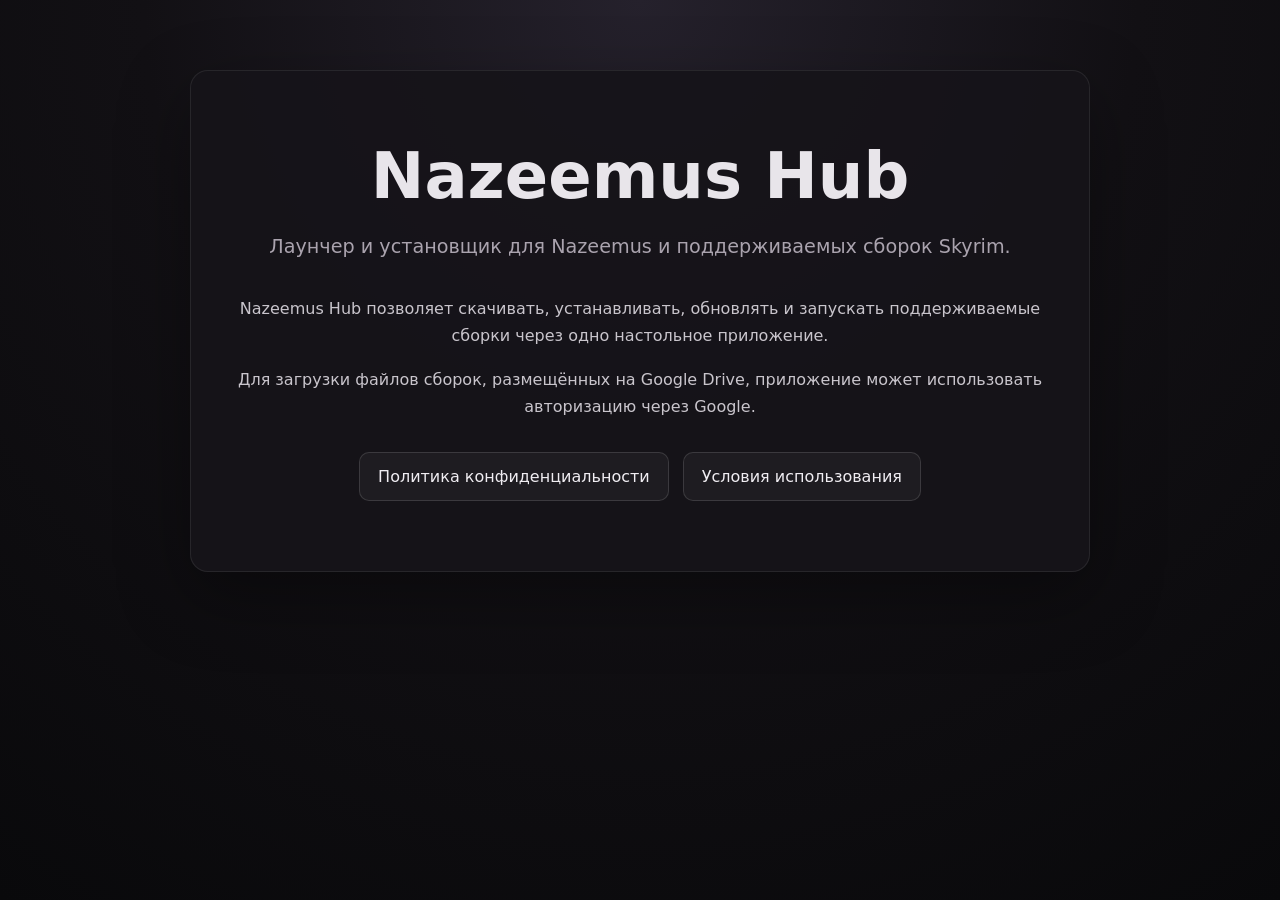
<file: index.html>
<!DOCTYPE html>
<html lang="ru">
<head>
    <meta charset="UTF-8">
    <meta name="viewport" content="width=device-width, initial-scale=1.0">

    <title>Nazeemus Hub</title>

    <link rel="stylesheet" href="styles.css">
</head>

<body>
    <main class="container">

        <section class="card hero">

            <h1>Nazeemus Hub</h1>

            <p class="subtitle">
                Лаунчер и установщик для Nazeemus и поддерживаемых сборок Skyrim.
            </p>

            <p>
                Nazeemus Hub позволяет скачивать, устанавливать,
                обновлять и запускать поддерживаемые сборки
                через одно настольное приложение.
            </p>

            <p>
                Для загрузки файлов сборок, размещённых на Google Drive,
                приложение может использовать авторизацию через Google.
            </p>

            <div class="links">

                <a href="privacy.html">
                    Политика конфиденциальности
                </a>

                <a href="terms.html">
                    Условия использования
                </a>

            </div>

        </section>

    </main>
</body>
</html>
</file>
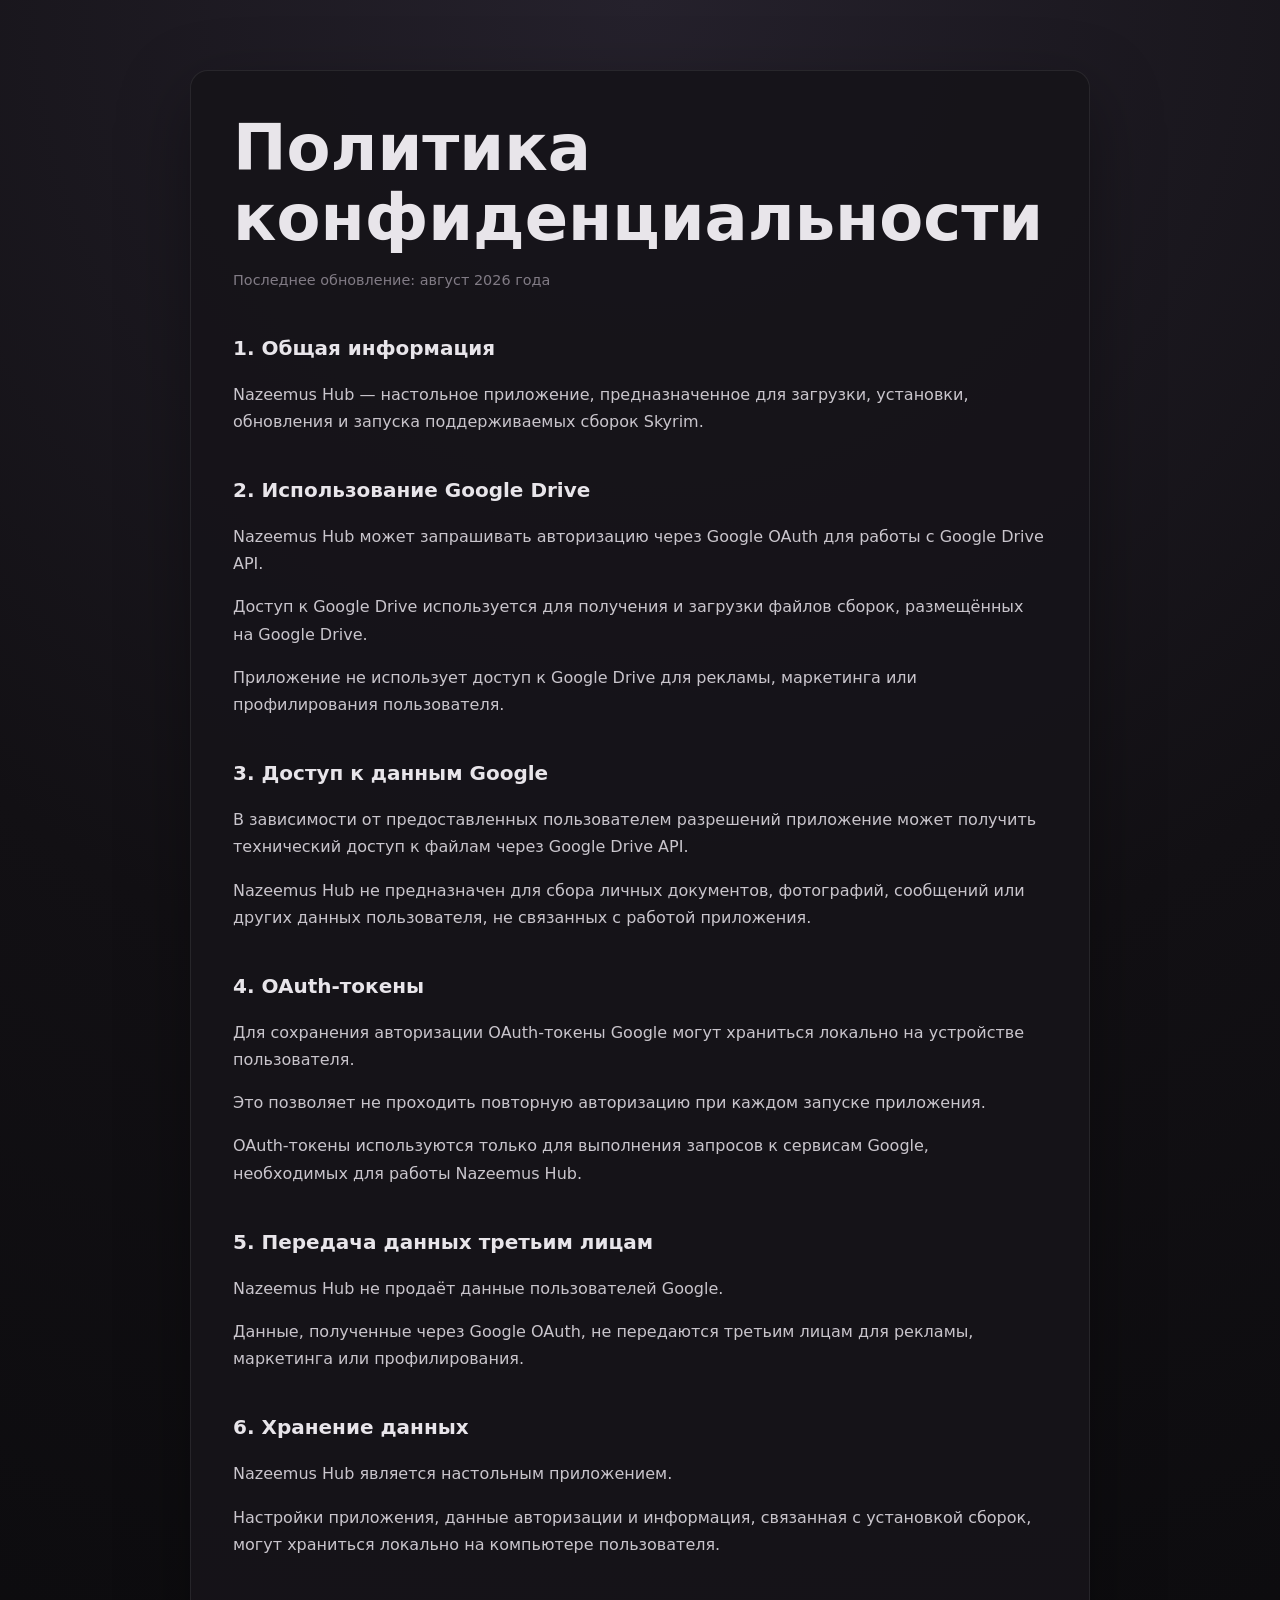
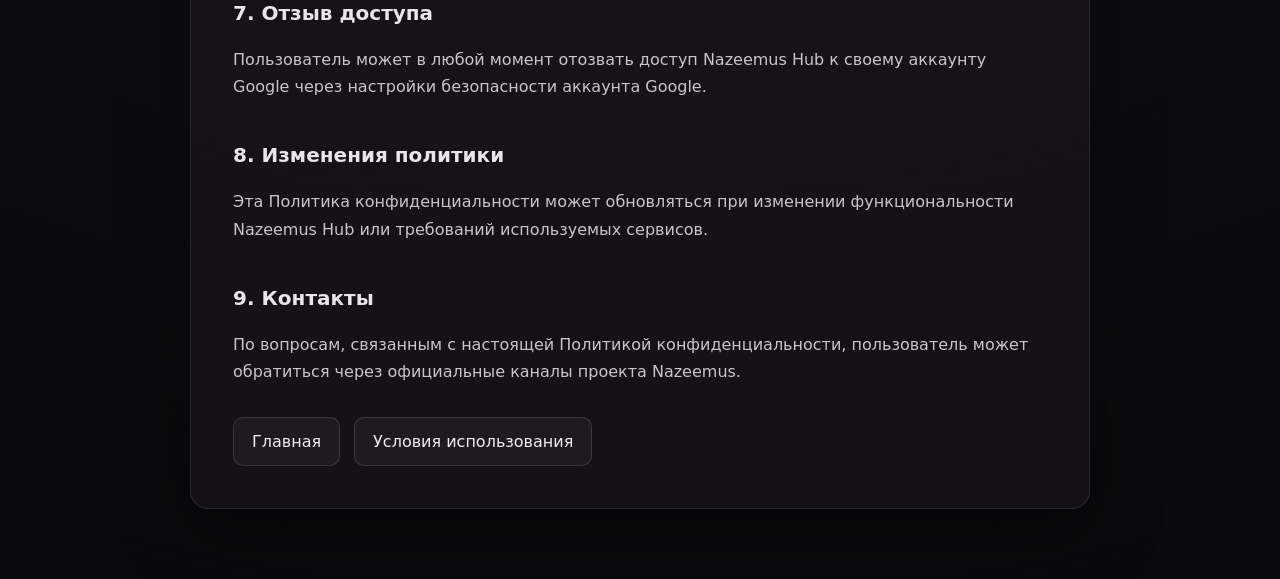
<file: privacy.html>
<!DOCTYPE html>
<html lang="ru">
<head>
    <meta charset="UTF-8">
    <meta name="viewport" content="width=device-width, initial-scale=1.0">

    <title>
        Политика конфиденциальности — Nazeemus Hub
    </title>

    <link rel="stylesheet" href="styles.css">
</head>

<body>
    <main class="container">

        <section class="card">

            <h1>Политика конфиденциальности</h1>

            <p class="muted">
                Последнее обновление: август 2026 года
            </p>

            <h2>1. Общая информация</h2>

            <p>
                Nazeemus Hub — настольное приложение,
                предназначенное для загрузки, установки,
                обновления и запуска поддерживаемых сборок Skyrim.
            </p>


            <h2>2. Использование Google Drive</h2>

            <p>
                Nazeemus Hub может запрашивать авторизацию
                через Google OAuth для работы с Google Drive API.
            </p>

            <p>
                Доступ к Google Drive используется для получения
                и загрузки файлов сборок, размещённых на Google Drive.
            </p>

            <p>
                Приложение не использует доступ к Google Drive
                для рекламы, маркетинга или профилирования пользователя.
            </p>


            <h2>3. Доступ к данным Google</h2>

            <p>
                В зависимости от предоставленных пользователем
                разрешений приложение может получить технический
                доступ к файлам через Google Drive API.
            </p>

            <p>
                Nazeemus Hub не предназначен для сбора
                личных документов, фотографий, сообщений
                или других данных пользователя,
                не связанных с работой приложения.
            </p>


            <h2>4. OAuth-токены</h2>

            <p>
                Для сохранения авторизации OAuth-токены Google
                могут храниться локально на устройстве пользователя.
            </p>

            <p>
                Это позволяет не проходить повторную авторизацию
                при каждом запуске приложения.
            </p>

            <p>
                OAuth-токены используются только для выполнения
                запросов к сервисам Google,
                необходимых для работы Nazeemus Hub.
            </p>


            <h2>5. Передача данных третьим лицам</h2>

            <p>
                Nazeemus Hub не продаёт данные пользователей Google.
            </p>

            <p>
                Данные, полученные через Google OAuth,
                не передаются третьим лицам
                для рекламы, маркетинга или профилирования.
            </p>


            <h2>6. Хранение данных</h2>

            <p>
                Nazeemus Hub является настольным приложением.
            </p>

            <p>
                Настройки приложения,
                данные авторизации
                и информация, связанная с установкой сборок,
                могут храниться локально
                на компьютере пользователя.
            </p>


            <h2>7. Отзыв доступа</h2>

            <p>
                Пользователь может в любой момент
                отозвать доступ Nazeemus Hub
                к своему аккаунту Google
                через настройки безопасности аккаунта Google.
            </p>


            <h2>8. Изменения политики</h2>

            <p>
                Эта Политика конфиденциальности
                может обновляться при изменении
                функциональности Nazeemus Hub
                или требований используемых сервисов.
            </p>


            <h2>9. Контакты</h2>

            <p>
                По вопросам, связанным
                с настоящей Политикой конфиденциальности,
                пользователь может обратиться
                через официальные каналы проекта Nazeemus.
            </p>


            <div class="links">

                <a href="index.html">
                    Главная
                </a>

                <a href="terms.html">
                    Условия использования
                </a>

            </div>

        </section>

    </main>
</body>
</html>
</file>
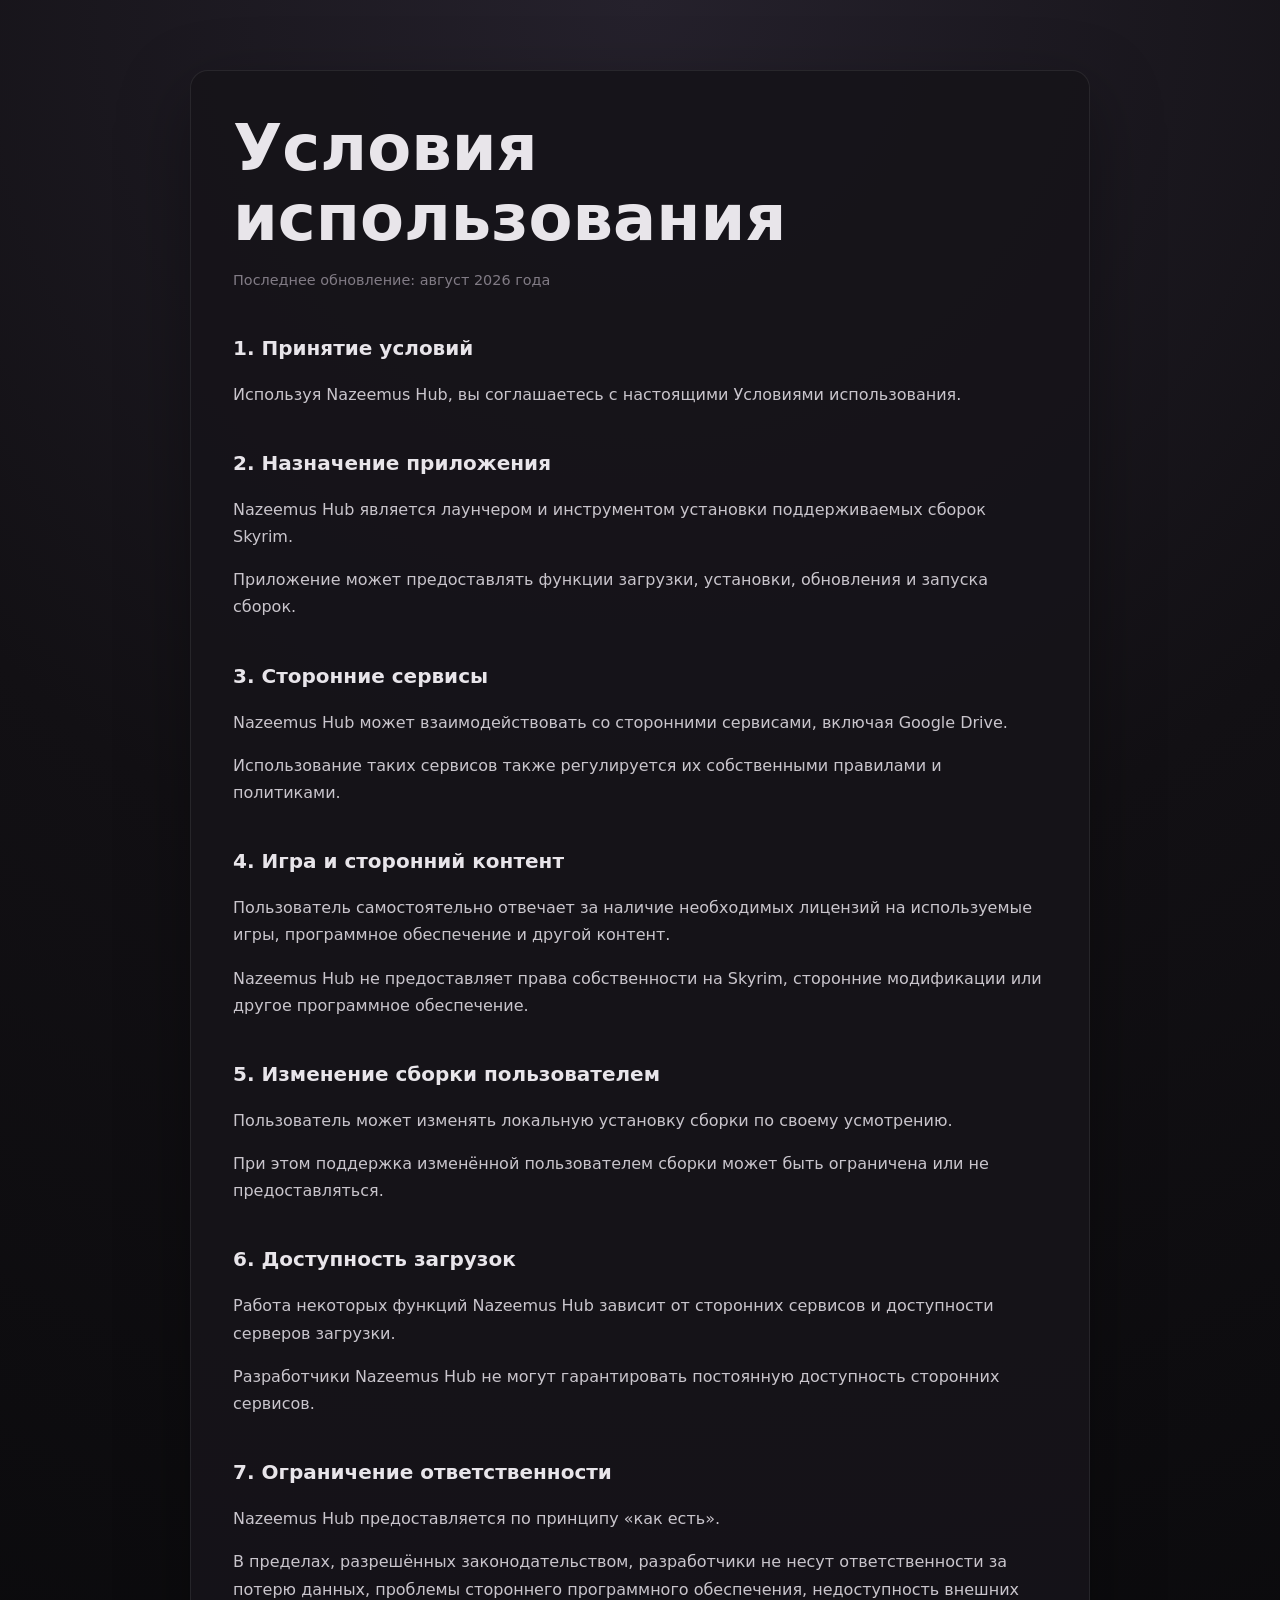
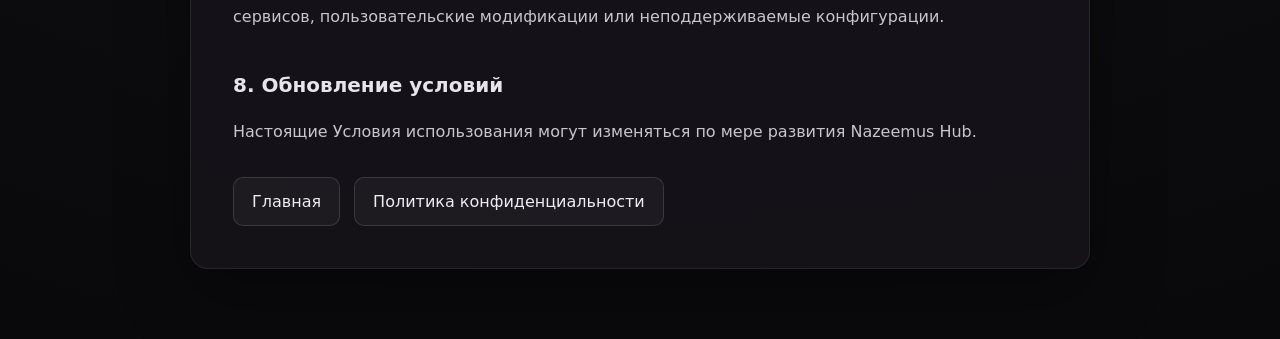
<file: terms.html>
<!DOCTYPE html>
<html lang="ru">
<head>
    <meta charset="UTF-8">
    <meta name="viewport" content="width=device-width, initial-scale=1.0">

    <title>
        Условия использования — Nazeemus Hub
    </title>

    <link rel="stylesheet" href="styles.css">
</head>

<body>
    <main class="container">

        <section class="card">

            <h1>Условия использования</h1>

            <p class="muted">
                Последнее обновление: август 2026 года
            </p>


            <h2>1. Принятие условий</h2>

            <p>
                Используя Nazeemus Hub,
                вы соглашаетесь с настоящими
                Условиями использования.
            </p>


            <h2>2. Назначение приложения</h2>

            <p>
                Nazeemus Hub является лаунчером
                и инструментом установки
                поддерживаемых сборок Skyrim.
            </p>

            <p>
                Приложение может предоставлять функции
                загрузки, установки,
                обновления и запуска сборок.
            </p>


            <h2>3. Сторонние сервисы</h2>

            <p>
                Nazeemus Hub может взаимодействовать
                со сторонними сервисами,
                включая Google Drive.
            </p>

            <p>
                Использование таких сервисов
                также регулируется
                их собственными правилами
                и политиками.
            </p>


            <h2>4. Игра и сторонний контент</h2>

            <p>
                Пользователь самостоятельно отвечает
                за наличие необходимых лицензий
                на используемые игры,
                программное обеспечение и другой контент.
            </p>

            <p>
                Nazeemus Hub не предоставляет права собственности
                на Skyrim, сторонние модификации
                или другое программное обеспечение.
            </p>


            <h2>5. Изменение сборки пользователем</h2>

            <p>
                Пользователь может изменять
                локальную установку сборки
                по своему усмотрению.
            </p>

            <p>
                При этом поддержка
                изменённой пользователем сборки
                может быть ограничена
                или не предоставляться.
            </p>


            <h2>6. Доступность загрузок</h2>

            <p>
                Работа некоторых функций Nazeemus Hub
                зависит от сторонних сервисов
                и доступности серверов загрузки.
            </p>

            <p>
                Разработчики Nazeemus Hub
                не могут гарантировать
                постоянную доступность
                сторонних сервисов.
            </p>


            <h2>7. Ограничение ответственности</h2>

            <p>
                Nazeemus Hub предоставляется
                по принципу «как есть».
            </p>

            <p>
                В пределах, разрешённых законодательством,
                разработчики не несут ответственности
                за потерю данных,
                проблемы стороннего программного обеспечения,
                недоступность внешних сервисов,
                пользовательские модификации
                или неподдерживаемые конфигурации.
            </p>


            <h2>8. Обновление условий</h2>

            <p>
                Настоящие Условия использования
                могут изменяться
                по мере развития Nazeemus Hub.
            </p>


            <div class="links">

                <a href="index.html">
                    Главная
                </a>

                <a href="privacy.html">
                    Политика конфиденциальности
                </a>

            </div>

        </section>

    </main>
</body>
</html>
</file>
<file: styles.css>
* {
    box-sizing: border-box;
}

html {
    scroll-behavior: smooth;
}

body {
    margin: 0;

    min-height: 100vh;

    background:
        radial-gradient(
            circle at top,
            #25212c 0%,
            #121014 45%,
            #09090b 100%
        );

    color: #e8e5ea;

    font-family:
        Inter,
        system-ui,
        -apple-system,
        BlinkMacSystemFont,
        "Segoe UI",
        sans-serif;

    line-height: 1.7;
}


.container {
    width: min(
        900px,
        calc(100% - 32px)
    );

    margin: 0 auto;

    padding:
        70px
        0;
}


.card {
    background:
        rgba(
            22,
            20,
            25,
            0.92
        );

    border:
        1px solid
        rgba(
            255,
            255,
            255,
            0.08
        );

    border-radius:
        18px;

    padding:
        42px;

    box-shadow:
        0
        24px
        70px
        rgba(
            0,
            0,
            0,
            0.35
        );
}


.hero {
    text-align:
        center;

    padding-top:
        70px;

    padding-bottom:
        70px;
}


h1 {
    margin-top:
        0;

    margin-bottom:
        12px;

    font-size:
        clamp(
            2.4rem,
            6vw,
            4rem
        );

    line-height:
        1.1;
}


h2 {
    margin-top:
        38px;

    margin-bottom:
        8px;

    font-size:
        1.25rem;
}


p {
    color:
        #c9c5cc;
}


.subtitle {
    font-size:
        1.2rem;

    color:
        #aaa3ae;

    margin-bottom:
        32px;
}


.muted {
    color:
        #817b85;

    font-size:
        0.9rem;
}


.links {
    display:
        flex;

    flex-wrap:
        wrap;

    gap:
        14px;

    margin-top:
        32px;
}


.hero .links {
    justify-content:
        center;
}


a {
    display:
        inline-block;

    color:
        #f0edf2;

    text-decoration:
        none;

    padding:
        10px
        18px;

    border-radius:
        10px;

    border:
        1px solid
        rgba(
            255,
            255,
            255,
            0.13
        );

    background:
        rgba(
            255,
            255,
            255,
            0.04
        );

    transition:
        0.15s ease;
}


a:hover {
    background:
        rgba(
            255,
            255,
            255,
            0.09
        );

    border-color:
        rgba(
            255,
            255,
            255,
            0.22
        );
}


@media (
    max-width: 600px
) {

    .container {
        padding:
            30px
            0;
    }

    .card {
        padding:
            25px;

        border-radius:
            14px;
    }
}
</file>
